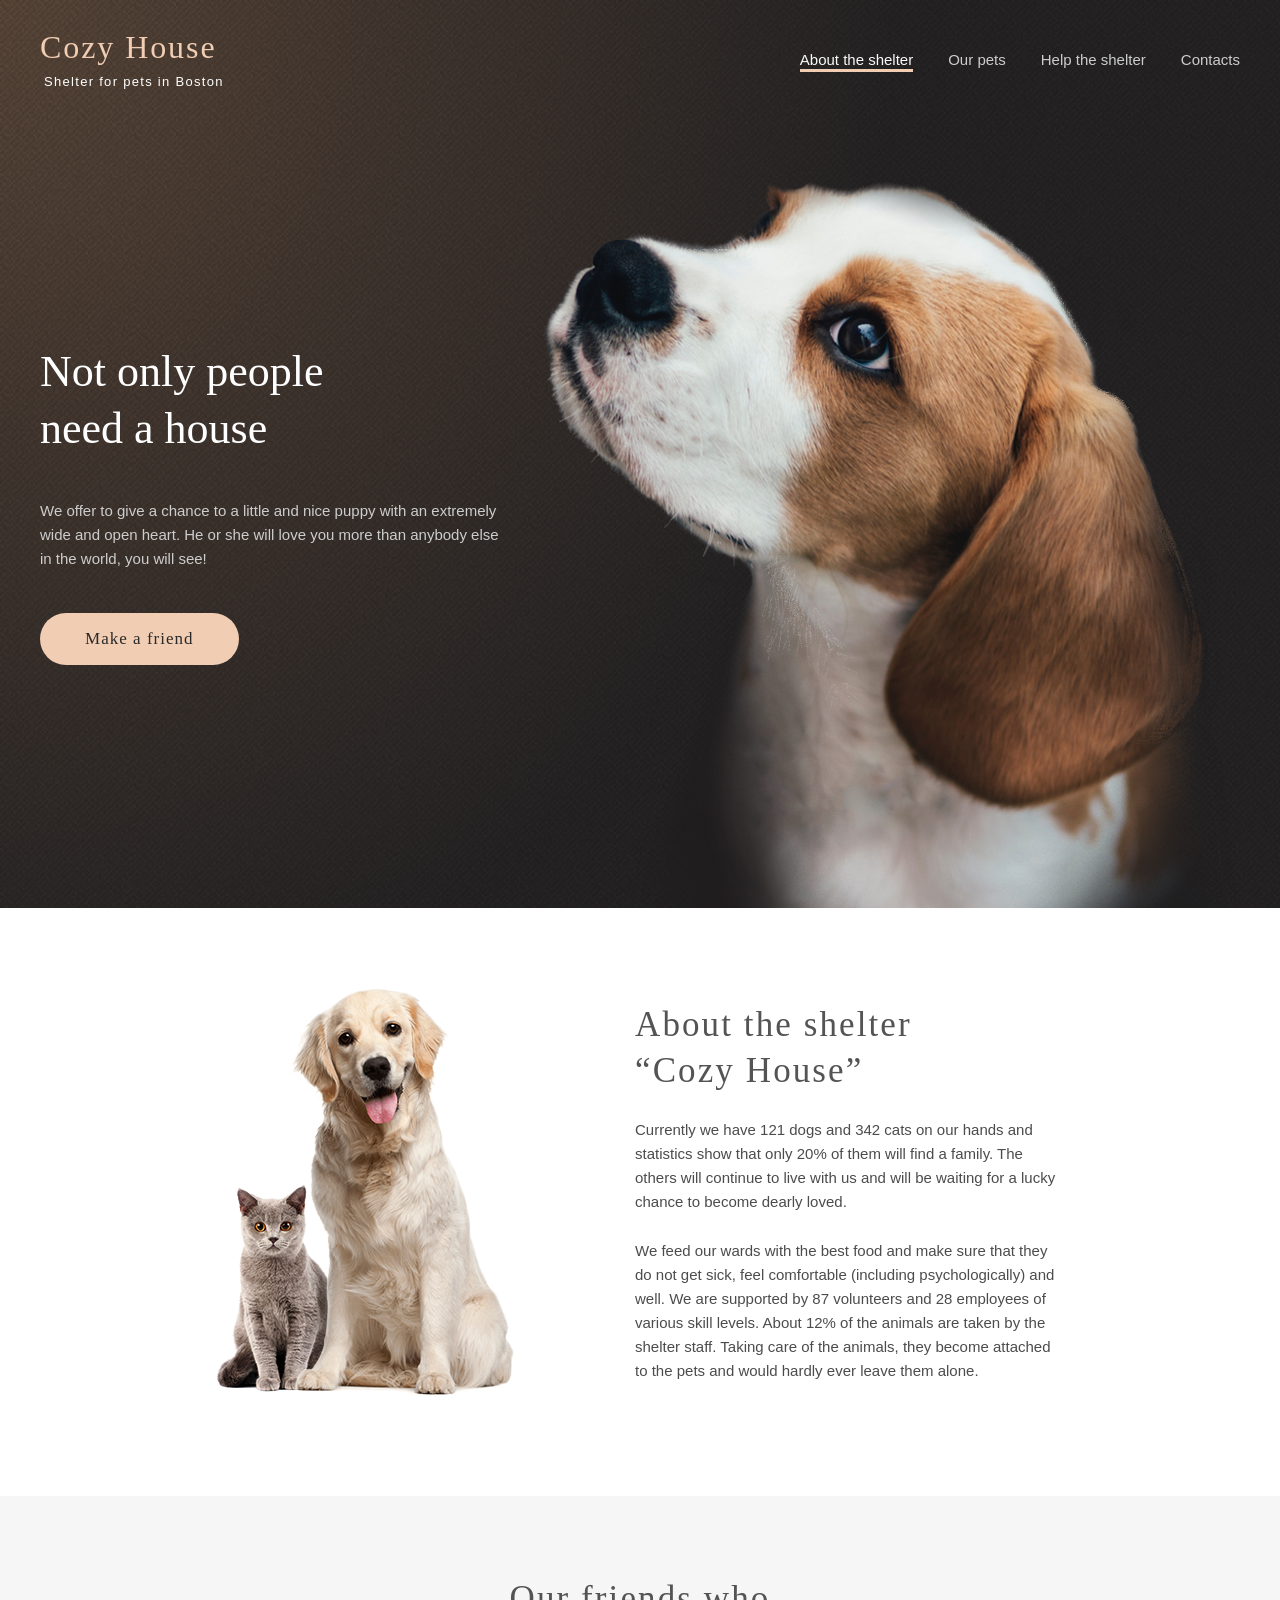
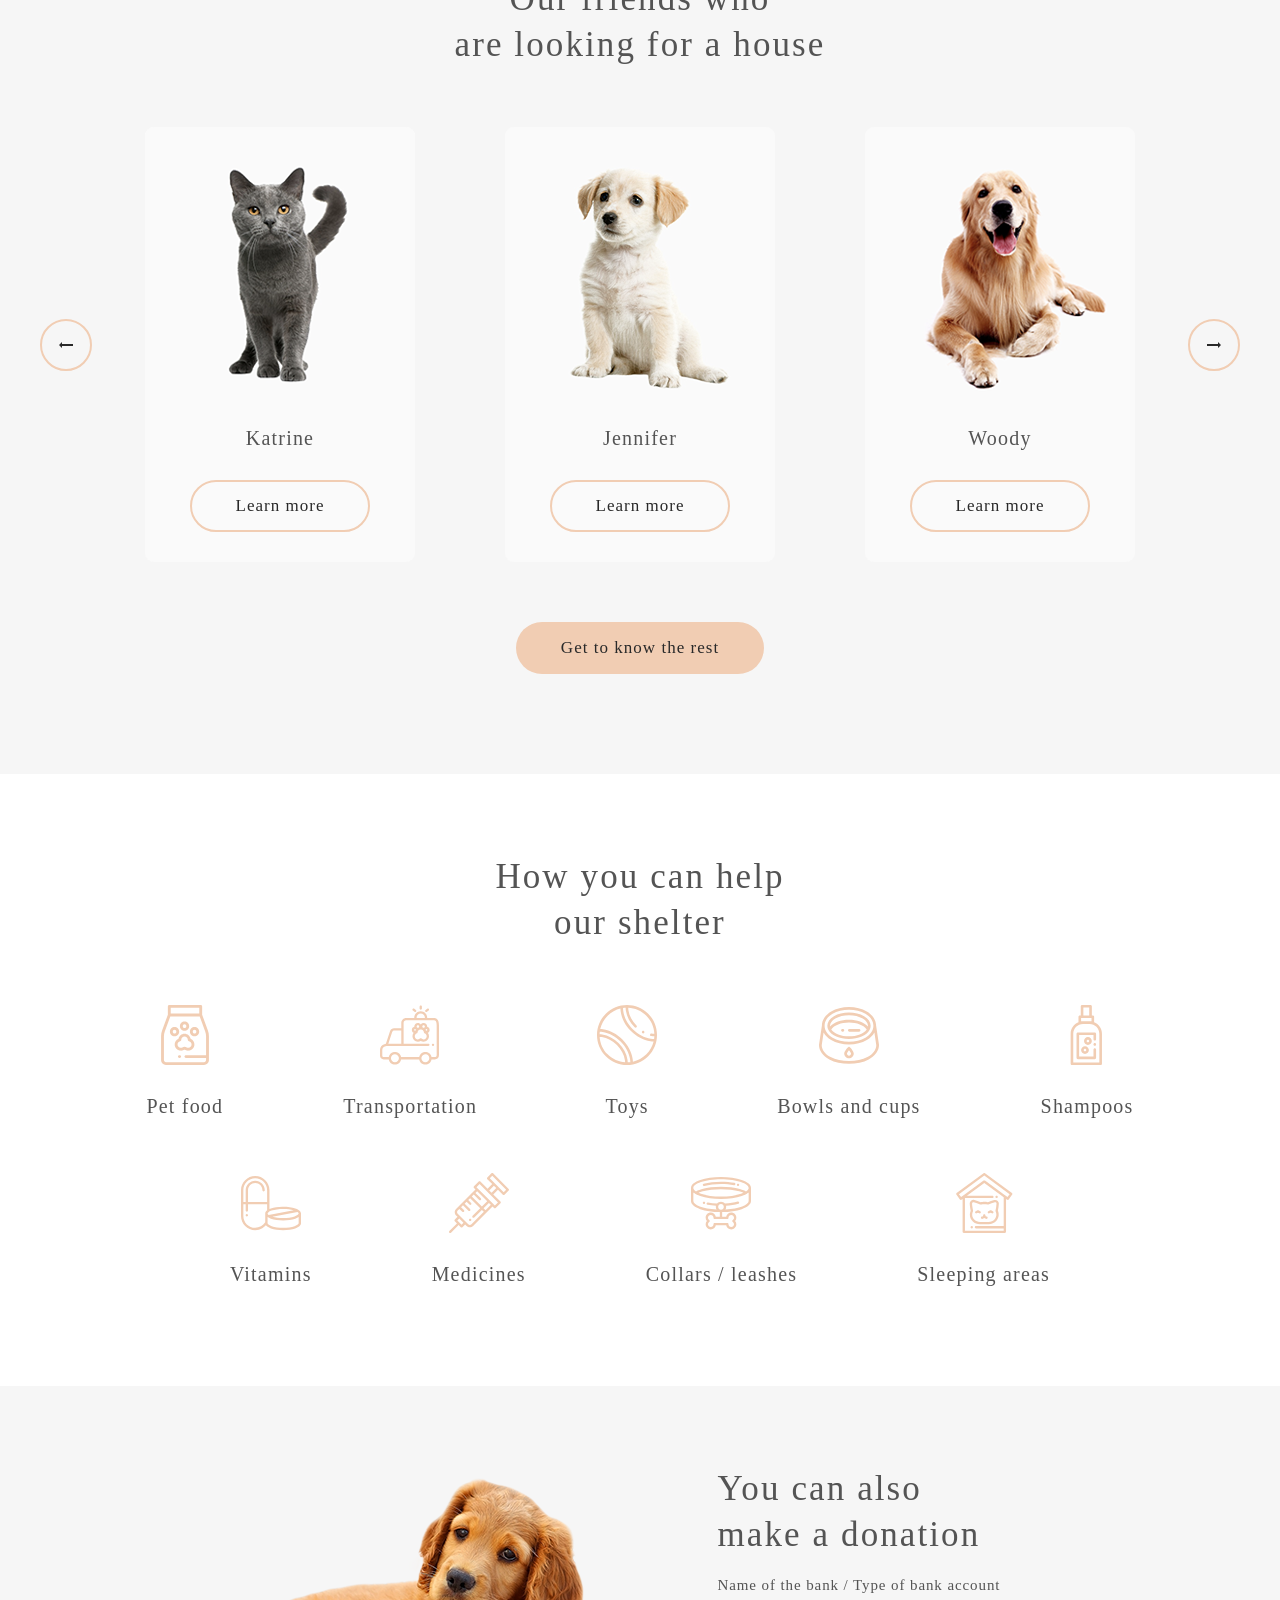
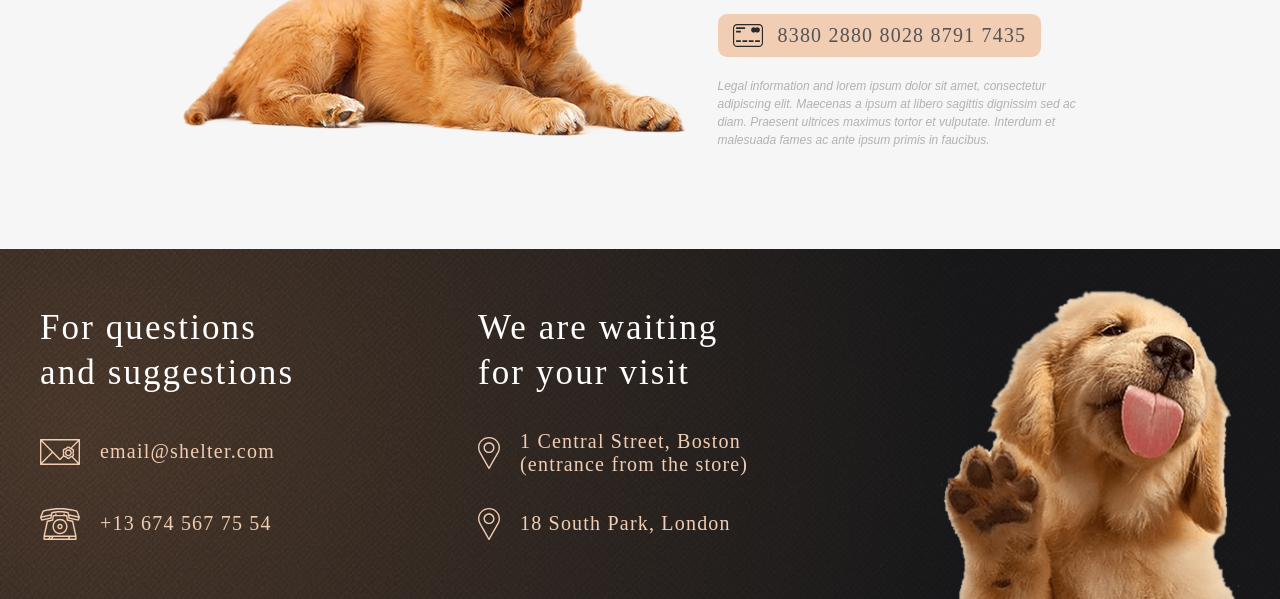
<file: pages/main/index.html>
<!DOCTYPE html>
<html lang="en">
<head>
  <meta charset="UTF-8">
  <meta name="viewport" content="width=device-width, initial-scale=1.0">
  <title>Cozy House — Shelter for pets in Boston</title>
  <link rel="icon" href="../../assets/icons/favicon.svg" type="image/svg+xml">
  <link rel="stylesheet" href="../../assets/styles/normalize.css">
  <link rel="stylesheet" href="style.css">
</head>
<body>
  <header class="header">
    <div class="container header__inner">
      <a class="logo" href="#">
        <span class="logo__title">Cozy House</span>
        <span class="logo__subtitle">Shelter for pets in Boston</span>
      </a>
      <nav class="nav" aria-label="Main navigation">
        <ul class="nav__list">
          <li class="nav__item">
            <span class="nav__link nav__link--active">About the shelter</span>
          </li>
          <li class="nav__item">
            <a class="nav__link" href="../pets/index.html">Our pets</a>
          </li>
          <li class="nav__item">
            <a class="nav__link" href="#help">Help the shelter</a>
          </li>
          <li class="nav__item">
            <a class="nav__link" href="#footer">Contacts</a>
          </li>
        </ul>
      </nav>
      <button class="burger" type="button" aria-label="Open menu">
        <svg width="30" height="22" viewBox="0 0 30 22" aria-hidden="true">
          <line x1="0" y1="1" x2="30" y2="1" stroke="currentColor" stroke-width="2"/>
          <line x1="0" y1="11" x2="30" y2="11" stroke="currentColor" stroke-width="2"/>
          <line x1="0" y1="21" x2="30" y2="21" stroke="currentColor" stroke-width="2"/>
        </svg>
      </button>
    </div>
  </header>

  <main>
    <section class="hero" aria-label="Not only people need a house">
      <div class="container hero__inner">
        <div class="hero__content">
          <h1 class="hero__title">Not only people<br>need a house</h1>
          <p class="hero__text">
            We offer to give a chance to a little and nice puppy with an extremely
            wide and open heart. He or she will love you more than anybody else
            in the world, you will see!
          </p>
          <a class="button button--primary" href="#friends">Make a friend</a>
        </div>
        <img
          class="hero__image"
          src="../../assets/images/start-screen-puppy.png"
          alt="A dog sitting and looking forward"
          width="698"
          height="728"
        >
      </div>
    </section>

    <section class="about" id="about" aria-labelledby="about-title">
      <div class="container about__inner">
        <img
          class="about__image"
          src="../../assets/images/about-pets.png"
          alt="A dog and a cat sitting together"
          width="300"
          height="408"
        >
        <div class="about__content">
          <h2 class="about__title" id="about-title">About the shelter<br>“Cozy House”</h2>
          <p class="about__text">
            Currently we have 121 dogs and 342 cats on our hands and statistics
            show that only 20% of them will find a family. The others will continue
            to live with us and will be waiting for a lucky chance to become dearly
            loved.
          </p>
          <p class="about__text">
            We feed our wards with the best food and make sure that they do not get
            sick, feel comfortable (including psychologically) and well. We are
            supported by 87 volunteers and 28 employees of various skill levels.
            About 12% of the animals are taken by the shelter staff. Taking care of
            the animals, they become attached to the pets and would hardly ever leave
            them alone.
          </p>
        </div>
      </div>
    </section>

    <section class="friends" id="friends" aria-labelledby="friends-title">
      <div class="container friends__inner">
        <h2 class="friends__title" id="friends-title">Our friends who<br>are looking for a house</h2>
        <div class="friends__slider">
          <button class="friends__arrow" type="button" aria-label="Previous pets">
            <svg width="14" height="6" viewBox="0 0 14 6" fill="none" xmlns="http://www.w3.org/2000/svg" aria-hidden="true">
              <path d="M14 2V4H3V6L0 3L3 0V2H14Z" fill="currentColor"/>
            </svg>
          </button>
          <ul class="friends__list">
            <li class="pet-card">
              <article class="pet-card__inner">
                <img class="pet-card__image" src="../../assets/images/pets-katrine.png" alt="Katrine the cat" width="270" height="270">
                <h3 class="pet-card__name">Katrine</h3>
                <button class="button button--secondary" type="button">Learn more</button>
              </article>
            </li>
            <li class="pet-card">
              <article class="pet-card__inner">
                <img class="pet-card__image" src="../../assets/images/pets-jennifer.png" alt="Jennifer the dog" width="270" height="270">
                <h3 class="pet-card__name">Jennifer</h3>
                <button class="button button--secondary" type="button">Learn more</button>
              </article>
            </li>
            <li class="pet-card">
              <article class="pet-card__inner">
                <img class="pet-card__image" src="../../assets/images/pets-woody.png" alt="Woody the dog" width="270" height="270">
                <h3 class="pet-card__name">Woody</h3>
                <button class="button button--secondary" type="button">Learn more</button>
              </article>
            </li>
          </ul>
          <button class="friends__arrow" type="button" aria-label="Next pets">
            <svg width="14" height="6" viewBox="0 0 14 6" fill="none" xmlns="http://www.w3.org/2000/svg" aria-hidden="true">
              <path d="M0 4V2H11V0L14 3L11 6V4H0Z" fill="currentColor"/>
            </svg>
          </button>
        </div>
        <a class="button button--primary friends__more" href="../pets/index.html">Get to know the rest</a>
      </div>
    </section>

    <section class="help" id="help" aria-labelledby="help-title">
      <div class="container help__inner">
        <h2 class="help__title" id="help-title">How&nbsp;you&nbsp;can&nbsp;help<br>our&nbsp;shelter</h2>
        <ul class="help__list">
          <li class="help__item">
            <img class="help__icon" src="../../assets/icons/icon-pet-food.svg" alt="" width="60" height="60">
            <span class="help__label">Pet food</span>
          </li>
          <li class="help__item">
            <img class="help__icon" src="../../assets/icons/icon-transportation.svg" alt="" width="60" height="60">
            <span class="help__label">Transportation</span>
          </li>
          <li class="help__item">
            <img class="help__icon" src="../../assets/icons/icon-toys.svg" alt="" width="60" height="60">
            <span class="help__label">Toys</span>
          </li>
          <li class="help__item">
            <img class="help__icon" src="../../assets/icons/icon-bowls-and-cups.svg" alt="" width="60" height="60">
            <span class="help__label">Bowls and cups</span>
          </li>
          <li class="help__item">
            <img class="help__icon" src="../../assets/icons/icon-shampoos.svg" alt="" width="60" height="60">
            <span class="help__label">Shampoos</span>
          </li>
          <li class="help__item">
            <img class="help__icon" src="../../assets/icons/icon-vitamins.svg" alt="" width="60" height="60">
            <span class="help__label">Vitamins</span>
          </li>
          <li class="help__item">
            <img class="help__icon" src="../../assets/icons/icon-medicines.svg" alt="" width="60" height="60">
            <span class="help__label">Medicines</span>
          </li>
          <li class="help__item">
            <img class="help__icon" src="../../assets/icons/icon-collars-leashes.svg" alt="" width="60" height="60">
            <span class="help__label">Collars / leashes</span>
          </li>
          <li class="help__item">
            <img class="help__icon" src="../../assets/icons/icon-sleeping-area.svg" alt="" width="60" height="60">
            <span class="help__label">Sleeping areas</span>
          </li>
        </ul>
      </div>
    </section>

    <section class="donation" id="donation" aria-labelledby="donation-title">
      <div class="container donation__inner">
        <img
          class="donation__image"
          src="../../assets/images/donation-dog.png"
          alt="A dog lying on a blanket"
          width="505"
          height="261"
        >
        <div class="donation__content">
          <h2 class="donation__title" id="donation-title">You can also<br>make a donation</h2>
          <p class="donation__bank">Name of the bank / Type of bank account</p>
          <a class="donation__card" href="#">
            <img src="../../assets/icons/icon-credit-card.svg" alt="" width="30" height="23">
            <span>8380 2880 8028 8791 7435</span>
          </a>
          <p class="donation__legal">
            Legal information and lorem ipsum dolor sit amet, consectetur adipiscing
            elit. Maecenas a ipsum at libero sagittis dignissim sed ac diam. Praesent
            ultrices maximus tortor et vulputate. Interdum et malesuada fames ac ante
            ipsum primis in faucibus.
          </p>
        </div>
      </div>
    </section>
  </main>

  <footer class="footer" id="footer">
    <div class="container footer__inner">
      <div class="footer__contacts">
        <h3 class="footer__title">
          <span class="footer__title-desktop">For questions<br>and&nbsp;suggestions</span>
          <span class="footer__title-mobile">For questions and<br>suggestions</span>
        </h3>
        <a class="footer__link" href="mailto:email@shelter.com">
          <img src="../../assets/icons/icon-email.svg" alt="" width="40" height="32">
          <span>email@shelter.com</span>
        </a>
        <a class="footer__link" href="tel:+136745677554">
          <img src="../../assets/icons/icon-phone.svg" alt="" width="40" height="32">
          <span>+13 674 567 75 54</span>
        </a>
      </div>
      <div class="footer__locations">
        <h3 class="footer__title">
          <span class="footer__title-desktop">We are waiting<br>for&nbsp;your&nbsp;visit</span>
          <span class="footer__title-mobile">We are waiting for<br>your visit</span>
        </h3>
        <a
          class="footer__link"
          href="https://www.google.com/maps/place/1+Central+St,+Boston,+MA"
          target="_blank"
          rel="noopener noreferrer"
        >
          <img src="../../assets/icons/icon-marker.svg" alt="" width="22" height="32">
          <span>1 Central Street, Boston<br>(entrance from the store)</span>
        </a>
        <a
          class="footer__link"
          href="https://www.google.com/maps/place/18+South+Park,+London"
          target="_blank"
          rel="noopener noreferrer"
        >
          <img src="../../assets/icons/icon-marker.svg" alt="" width="22" height="32">
          <span>18 South Park, London</span>
        </a>
      </div>
      <img
        class="footer__image"
        src="../../assets/images/footer-puppy.png"
        alt="A puppy sitting"
        width="300"
        height="310"
      >
    </div>
  </footer>
</body>
</html>
</file>
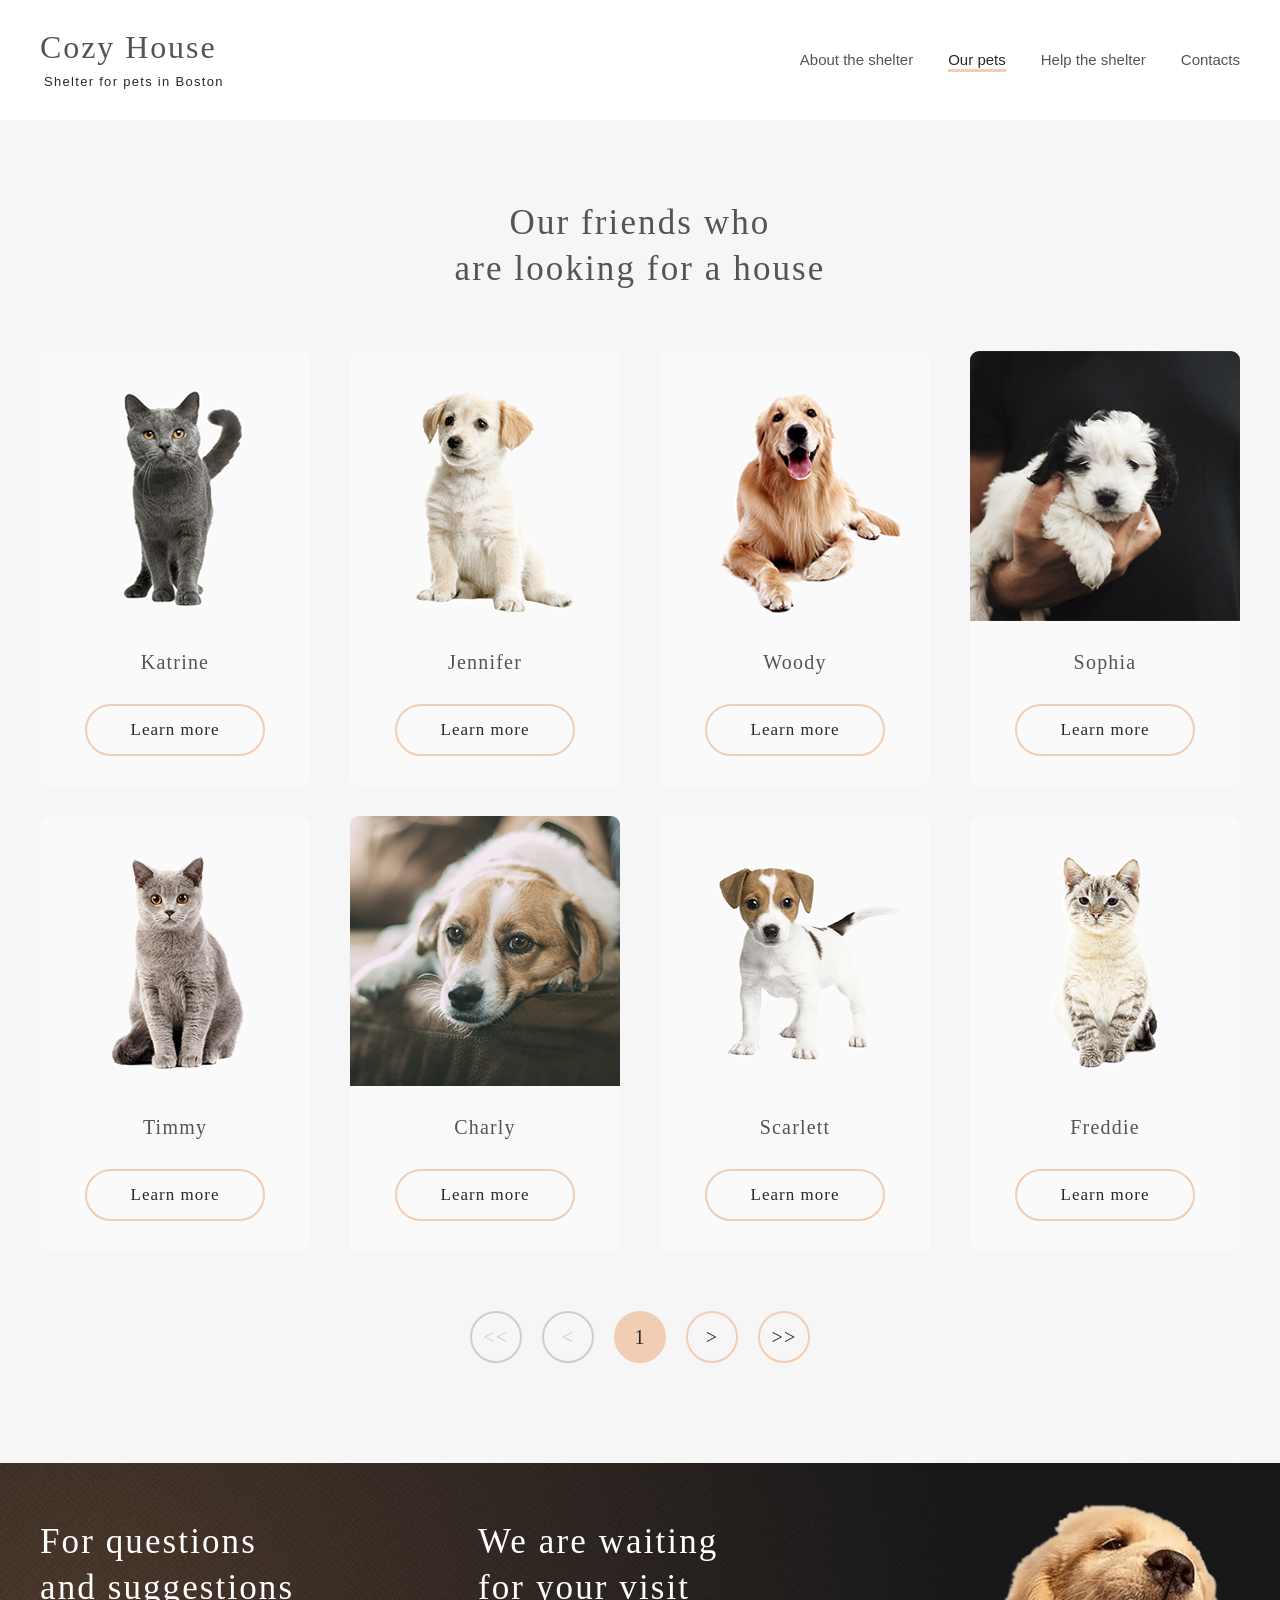
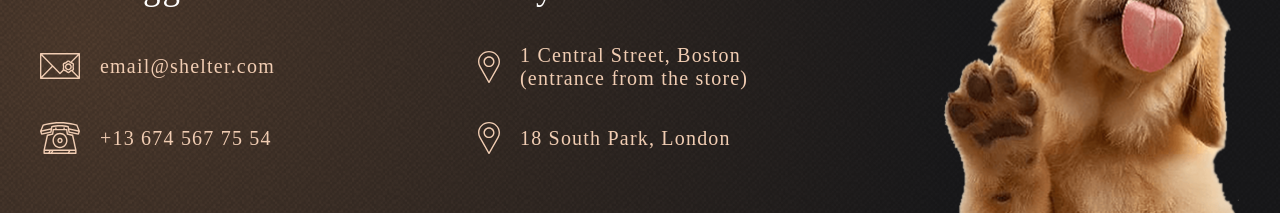
<file: pages/pets/index.html>
<!DOCTYPE html>
<html lang="en">
<head>
  <meta charset="UTF-8">
  <meta name="viewport" content="width=device-width, initial-scale=1.0">
  <title>Our pets — Cozy House</title>
  <link rel="icon" href="../../assets/icons/favicon.svg" type="image/svg+xml">
  <link rel="stylesheet" href="../../assets/styles/normalize.css">
  <link rel="stylesheet" href="style.css">
</head>
<body>
  <header class="header">
    <div class="container header__inner">
      <a class="logo" href="../main/index.html">
        <span class="logo__title">Cozy House</span>
        <span class="logo__subtitle">Shelter for pets in Boston</span>
      </a>
      <nav class="nav" aria-label="Main navigation">
        <ul class="nav__list">
          <li class="nav__item">
            <a class="nav__link" href="../main/index.html">About the shelter</a>
          </li>
          <li class="nav__item">
            <span class="nav__link nav__link--active">Our pets</span>
          </li>
          <li class="nav__item">
            <a class="nav__link" href="../main/index.html#help">Help the shelter</a>
          </li>
          <li class="nav__item">
            <a class="nav__link" href="#footer">Contacts</a>
          </li>
        </ul>
      </nav>
      <button class="burger" type="button" aria-label="Open menu">
        <svg width="30" height="22" viewBox="0 0 30 22" aria-hidden="true">
          <line x1="0" y1="1" x2="30" y2="1" stroke="currentColor" stroke-width="2"/>
          <line x1="0" y1="11" x2="30" y2="11" stroke="currentColor" stroke-width="2"/>
          <line x1="0" y1="21" x2="30" y2="21" stroke="currentColor" stroke-width="2"/>
        </svg>
      </button>
    </div>
  </header>

  <main>
    <section class="friends" id="friends" aria-labelledby="friends-title">
      <div class="container friends__inner">
        <h1 class="friends__title" id="friends-title">Our friends who<br>are looking for a house</h1>
        <ul class="friends__list">
          <li class="pet-card">
            <article class="pet-card__inner">
              <img class="pet-card__image" src="../../assets/images/pets-katrine.png" alt="Katrine the cat" width="270" height="270">
              <h2 class="pet-card__name">Katrine</h2>
              <button class="button button--secondary" type="button">Learn more</button>
            </article>
          </li>
          <li class="pet-card">
            <article class="pet-card__inner">
              <img class="pet-card__image" src="../../assets/images/pets-jennifer.png" alt="Jennifer the dog" width="270" height="270">
              <h2 class="pet-card__name">Jennifer</h2>
              <button class="button button--secondary" type="button">Learn more</button>
            </article>
          </li>
          <li class="pet-card">
            <article class="pet-card__inner">
              <img class="pet-card__image" src="../../assets/images/pets-woody.png" alt="Woody the dog" width="270" height="270">
              <h2 class="pet-card__name">Woody</h2>
              <button class="button button--secondary" type="button">Learn more</button>
            </article>
          </li>
          <li class="pet-card">
            <article class="pet-card__inner">
              <img class="pet-card__image" src="../../assets/images/pets-sophia.png" alt="Sophia the dog" width="270" height="270">
              <h2 class="pet-card__name">Sophia</h2>
              <button class="button button--secondary" type="button">Learn more</button>
            </article>
          </li>
          <li class="pet-card">
            <article class="pet-card__inner">
              <img class="pet-card__image" src="../../assets/images/pets-timmy.png" alt="Timmy the cat" width="270" height="270">
              <h2 class="pet-card__name">Timmy</h2>
              <button class="button button--secondary" type="button">Learn more</button>
            </article>
          </li>
          <li class="pet-card">
            <article class="pet-card__inner">
              <img class="pet-card__image" src="../../assets/images/pets-charly.png" alt="Charly the dog" width="270" height="270">
              <h2 class="pet-card__name">Charly</h2>
              <button class="button button--secondary" type="button">Learn more</button>
            </article>
          </li>
          <li class="pet-card">
            <article class="pet-card__inner">
              <img class="pet-card__image" src="../../assets/images/pets-scarlet.png" alt="Scarlett the dog" width="270" height="270">
              <h2 class="pet-card__name">Scarlett</h2>
              <button class="button button--secondary" type="button">Learn more</button>
            </article>
          </li>
          <li class="pet-card">
            <article class="pet-card__inner">
              <img class="pet-card__image" src="../../assets/images/pets-freddie.png" alt="Freddie the cat" width="270" height="270">
              <h2 class="pet-card__name">Freddie</h2>
              <button class="button button--secondary" type="button">Learn more</button>
            </article>
          </li>
        </ul>
        <nav class="pagination" aria-label="Pets pagination">
          <button class="pagination__btn pagination__btn--inactive" type="button" disabled aria-label="First page">&lt;&lt;</button>
          <button class="pagination__btn pagination__btn--inactive" type="button" disabled aria-label="Previous page">&lt;</button>
          <button class="pagination__btn pagination__btn--active" type="button" aria-current="page" aria-label="Page 1">1</button>
          <button class="pagination__btn" type="button" aria-label="Next page">&gt;</button>
          <button class="pagination__btn" type="button" aria-label="Last page">&gt;&gt;</button>
        </nav>
      </div>
    </section>
  </main>

  <footer class="footer" id="footer">
    <div class="container footer__inner">
      <div class="footer__contacts">
        <h3 class="footer__title">
          <span class="footer__title-desktop">For questions<br>and&nbsp;suggestions</span>
          <span class="footer__title-mobile">For questions and<br>suggestions</span>
        </h3>
        <a class="footer__link" href="mailto:email@shelter.com">
          <img src="../../assets/icons/icon-email.svg" alt="" width="40" height="32">
          <span>email@shelter.com</span>
        </a>
        <a class="footer__link" href="tel:+136745677554">
          <img src="../../assets/icons/icon-phone.svg" alt="" width="40" height="32">
          <span>+13 674 567 75 54</span>
        </a>
      </div>
      <div class="footer__locations">
        <h3 class="footer__title">
          <span class="footer__title-desktop">We are waiting<br>for&nbsp;your&nbsp;visit</span>
          <span class="footer__title-mobile">We are waiting for<br>your visit</span>
        </h3>
        <a
          class="footer__link"
          href="https://www.google.com/maps/place/1+Central+St,+Boston,+MA"
          target="_blank"
          rel="noopener noreferrer"
        >
          <img src="../../assets/icons/icon-marker.svg" alt="" width="22" height="32">
          <span>1 Central Street, Boston<br>(entrance from the store)</span>
        </a>
        <a
          class="footer__link"
          href="https://www.google.com/maps/place/18+South+Park,+London"
          target="_blank"
          rel="noopener noreferrer"
        >
          <img src="../../assets/icons/icon-marker.svg" alt="" width="22" height="32">
          <span>18 South Park, London</span>
        </a>
      </div>
      <img
        class="footer__image"
        src="../../assets/images/footer-puppy.png"
        alt="A puppy sitting"
        width="300"
        height="310"
      >
    </div>
  </footer>
</body>
</html>
</file>
<file: pages/main/style.css>
:root {
  --color-primary: #f1cdb3;
  --color-primary-light: #fddcc4;
  --color-light-xl: #ffffff;
  --color-light-l: #f6f6f6;
  --color-light-s: #fafafa;
  --color-dark-s: #cdcdcd;
  --color-dark-m: #b2b2b2;
  --color-dark-l: #545454;
  --color-dark-xl: #4c4c4c;
  --color-dark-3xl: #292929;
  --font-heading: Georgia, "Times New Roman", serif;
  --font-body: Arial, Helvetica, sans-serif;
  --transition: 0.3s ease;
  --content-width: 1280px;
}

*,
*::before,
*::after {
  box-sizing: border-box;
}

html {
  scroll-behavior: smooth;
  overflow-x: hidden;
}

body {
  min-width: 320px;
  font-family: var(--font-body);
  font-size: 15px;
  line-height: 1.6;
  color: var(--color-dark-xl);
  background-color: var(--color-light-xl);
  overflow-x: hidden;
}

h1,
h2,
h3,
h4,
h5,
h6,
p,
ul {
  margin: 0;
  padding: 0;
}

ul {
  list-style: none;
}

a {
  text-decoration: none;
  color: inherit;
  transition: color var(--transition), background-color var(--transition), border-color var(--transition);
}

button {
  border: none;
  background: none;
  padding: 0;
  cursor: pointer;
  font-family: inherit;
  transition: color var(--transition), background-color var(--transition), border-color var(--transition);
}

img {
  display: block;
  max-width: 100%;
  height: auto;
}

.container {
  max-width: var(--content-width);
  width: 100%;
  margin: 0 auto;
  padding: 0 40px;
}

.button {
  display: inline-flex;
  align-items: center;
  justify-content: center;
  min-height: 52px;
  padding: 15px 45px;
  border-radius: 100px;
  font-family: var(--font-heading);
  font-size: 17px;
  line-height: 1.3;
  letter-spacing: 0.06em;
  color: var(--color-dark-3xl);
  white-space: nowrap;
  transition: color var(--transition), background-color var(--transition), border-color var(--transition);
}

.button--primary {
  background-color: var(--color-primary);
}

.button--primary:hover,
.button--primary:focus-visible {
  background-color: var(--color-primary-light);
}

.button--primary:active {
  background-color: var(--color-primary);
}

.button--secondary {
  border: 2px solid var(--color-primary);
  background-color: transparent;
  padding: 13px 43px;
}

.button--secondary:hover,
.button--secondary:focus-visible {
  background-color: var(--color-primary-light);
  border-color: var(--color-primary-light);
}

.button--secondary:active {
  background-color: var(--color-primary);
  border-color: var(--color-primary);
}

.header {
  position: absolute;
  top: 0;
  left: 0;
  right: 0;
  z-index: 10;
}

.header__inner {
  display: flex;
  align-items: center;
  justify-content: space-between;
  height: 60px;
  margin-top: 30px;
  max-width: 100%;
}

.logo {
  flex-shrink: 0;
  display: flex;
  flex-direction: column;
  gap: 10px;
  cursor: default;
}

.nav {
  flex-shrink: 1;
  min-width: 0;
}

.logo__title {
  font-family: var(--font-heading);
  font-size: 32px;
  line-height: 1.1;
  letter-spacing: 0.06em;
  color: var(--color-primary);
}

.logo__subtitle {
  margin-left: 4px;
  font-size: 13px;
  line-height: 1.15;
  letter-spacing: 0.1em;
  color: var(--color-light-xl);
}

.nav__list {
  display: flex;
  align-items: center;
  gap: 35px;
}

.nav__link {
  position: relative;
  display: inline-block;
  font-size: 15px;
  line-height: 1.6;
  color: var(--color-dark-s);
  transition: color var(--transition);
}

.nav__link:hover,
.nav__link:focus-visible {
  color: var(--color-light-s);
}

.nav__link:active {
  color: var(--color-light-xl);
}

.nav__link--active {
  color: var(--color-light-s);
  cursor: default;
  pointer-events: none;
}

.nav__link--active::after {
  content: "";
  position: absolute;
  left: 0;
  right: 0;
  bottom: 0;
  height: 3px;
  background-color: var(--color-primary);
}

.burger {
  display: none;
  align-items: center;
  justify-content: center;
  width: 30px;
  height: 30px;
  flex-shrink: 0;
  color: var(--color-primary);
}

.hero {
  background-color: #211f20;
  background-image:
    url("../../assets/images/noise.png"),
    radial-gradient(ellipse 70% 115% at 0% 0%, #5b483a 0%, #262425 100%);
  background-repeat: repeat, no-repeat;
  background-position: 0 0, 0 0;
  background-size: auto, 100% 100%;
}

.hero__inner {
  display: flex;
  justify-content: space-between;
  align-items: flex-end;
  height: 908px;
  padding-top: 180px;
}

.hero__content {
  width: 460px;
  margin-top: 163px;
  margin-bottom: auto;
  align-self: flex-start;
}

.hero__title {
  margin: 0 0 42px;
  font-family: var(--font-heading);
  font-size: 44px;
  font-weight: 400;
  line-height: 1.3;
  letter-spacing: 0;
  color: var(--color-light-xl);
}

.hero__text {
  margin-bottom: 42px;
  color: var(--color-dark-s);
}

.hero__image {
  flex-shrink: 0;
  width: 698px;
  height: 728px;
  object-fit: cover;
  object-position: center top;
}

.about {
  background-color: var(--color-light-xl);
}

.about__inner {
  display: flex;
  align-items: flex-start;
  padding-top: 80px;
  padding-bottom: 100px;
}

.about__image {
  width: 300px;
  height: 408px;
  margin-left: 175px;
  margin-right: 120px;
  object-fit: cover;
  flex-shrink: 0;
}

.about__content {
  width: 430px;
  padding-top: 14px;
}

.about__title {
  margin-bottom: 25px;
  font-family: var(--font-heading);
  font-size: 35px;
  font-weight: 400;
  line-height: 1.3;
  letter-spacing: 0.06em;
  color: var(--color-dark-l);
}

.about__text {
  margin-bottom: 25px;
  color: var(--color-dark-xl);
}

.about__text:last-child {
  margin-bottom: 0;
}

.friends {
  background-color: var(--color-light-l);
}

.friends__inner {
  display: flex;
  flex-direction: column;
  align-items: center;
  padding-top: 80px;
  padding-bottom: 100px;
}

.friends__title {
  margin-bottom: 60px;
  font-family: var(--font-heading);
  font-size: 35px;
  font-weight: 400;
  line-height: 1.3;
  letter-spacing: 0.06em;
  text-align: center;
  color: var(--color-dark-l);
}

.friends__slider {
  display: flex;
  align-items: center;
  justify-content: space-between;
  width: 100%;
  margin-bottom: 60px;
}

.friends__arrow {
  display: inline-flex;
  align-items: center;
  justify-content: center;
  flex-shrink: 0;
  width: 52px;
  height: 52px;
  border: 2px solid var(--color-primary);
  border-radius: 100px;
  color: var(--color-dark-3xl);
  background-color: transparent;
  transition: background-color var(--transition), border-color var(--transition);
}

.friends__arrow:hover,
.friends__arrow:focus-visible {
  background-color: var(--color-primary-light);
  border-color: var(--color-primary-light);
}

.friends__arrow:active {
  background-color: var(--color-primary);
  border-color: var(--color-primary);
}

.friends__list {
  display: flex;
  gap: 90px;
}

.pet-card {
  width: 270px;
}

.pet-card__inner {
  display: flex;
  flex-direction: column;
  align-items: center;
  width: 270px;
  height: 435px;
  border-radius: 9px;
  background-color: var(--color-light-s);
  cursor: pointer;
  transition: background-color var(--transition), box-shadow var(--transition);
}

.pet-card__inner:hover,
.pet-card__inner:focus-within {
  background-color: var(--color-light-xl);
  box-shadow: 0 2px 15px rgba(41, 41, 41, 0.08);
}

.pet-card__inner:hover .button--secondary,
.pet-card__inner:focus-within .button--secondary {
  background-color: var(--color-primary-light);
  border-color: var(--color-primary-light);
}

.pet-card__image {
  width: 270px;
  height: 270px;
  border-radius: 9px 9px 0 0;
  object-fit: cover;
  margin-bottom: 30px;
}

.pet-card__name {
  margin-bottom: 30px;
  font-family: var(--font-heading);
  font-size: 20px;
  font-weight: 400;
  line-height: 1.15;
  letter-spacing: 0.06em;
  text-align: center;
  color: var(--color-dark-l);
}

.friends__more {
  align-self: center;
}

.help {
  background-color: var(--color-light-xl);
}

.help__inner {
  display: flex;
  flex-direction: column;
  align-items: center;
  padding-top: 80px;
  padding-bottom: 100px;
}

.help__title {
  margin-bottom: 60px;
  font-family: var(--font-heading);
  font-size: 35px;
  font-weight: 400;
  line-height: 1.3;
  letter-spacing: 0.06em;
  text-align: center;
  color: var(--color-dark-l);
}

.help__list {
  display: flex;
  flex-wrap: wrap;
  justify-content: center;
  column-gap: 120px;
  row-gap: 55px;
  width: 100%;
  max-width: 1030px;
}

.help__item {
  display: flex;
  flex-direction: column;
  align-items: center;
  gap: 30px;
}

.help__icon {
  width: 60px;
  height: 60px;
}

.help__label {
  font-family: var(--font-heading);
  font-size: 20px;
  line-height: 1.15;
  letter-spacing: 0.06em;
  text-align: center;
  color: var(--color-dark-l);
  white-space: nowrap;
}

.donation {
  background-color: var(--color-light-l);
}

.donation__inner {
  display: flex;
  align-items: center;
  justify-content: center;
  gap: 30px;
  padding-top: 80px;
  padding-bottom: 100px;
}

.donation__image {
  width: 505px;
  height: 261px;
  object-fit: contain;
  flex-shrink: 0;
}

.donation__content {
  width: 380px;
}

.donation__title {
  margin-bottom: 20px;
  font-family: var(--font-heading);
  font-size: 35px;
  font-weight: 400;
  line-height: 1.3;
  letter-spacing: 0.06em;
  color: var(--color-dark-l);
}

.donation__bank {
  margin-bottom: 20px;
  font-family: var(--font-heading);
  font-size: 15px;
  font-weight: 400;
  line-height: 1.1;
  letter-spacing: 0.06em;
  color: var(--color-dark-l);
}

.donation__card {
  display: inline-flex;
  align-items: center;
  gap: 15px;
  margin-bottom: 20px;
  padding: 10px 15px;
  border-radius: 9px;
  background-color: var(--color-primary);
  font-family: var(--font-heading);
  font-size: 20px;
  line-height: 1.15;
  letter-spacing: 0.06em;
  color: var(--color-dark-l);
  transition: background-color var(--transition);
}

.donation__card:hover,
.donation__card:focus-visible {
  background-color: var(--color-primary-light);
}

.donation__card:active {
  background-color: var(--color-primary);
}

.donation__legal {
  font-size: 12px;
  line-height: 1.5;
  font-style: italic;
  color: var(--color-dark-m);
}

.footer {
  background-color: #211f20;
  background-image:
    url("../../assets/images/noise.png"),
    radial-gradient(ellipse 70% 250% at 6% 50%, #513d2f 0%, #1a1a1c 100%);
  background-repeat: repeat, no-repeat;
  background-position: 0 0, 0 0;
  background-size: auto, 100% 100%;
}

.footer__inner {
  display: flex;
  justify-content: space-between;
  align-items: flex-start;
  height: 350px;
  padding-top: 40px;
  padding-bottom: 0;
  box-sizing: border-box;
}

.footer__contacts,
.footer__locations {
  display: flex;
  flex-direction: column;
  margin-top: 16px;
}

.footer__contacts {
  width: 278px;
}

.footer__locations {
  width: 302px;
}

.footer__title {
  margin-bottom: 40px;
  max-width: 282px;
  font-family: var(--font-heading);
  font-size: 35px;
  font-weight: 400;
  line-height: 1.3;
  letter-spacing: 0.06em;
  color: var(--color-light-xl);
}

.footer__title-mobile {
  display: none;
}

.footer__locations .footer__title {
  max-width: 282px;
  margin-bottom: 34px;
}

.footer__link {
  display: flex;
  align-items: center;
  gap: 20px;
  margin-bottom: 40px;
  font-family: var(--font-heading);
  font-size: 20px;
  line-height: 1.15;
  letter-spacing: 0.06em;
  color: var(--color-primary);
  transition: color var(--transition);
}

.footer__locations .footer__link {
  margin-bottom: 32px;
}

.footer__link:last-child {
  margin-bottom: 0;
}

.footer__link:hover,
.footer__link:focus-visible {
  color: var(--color-primary-light);
}

.footer__link:active {
  color: var(--color-primary);
}

.footer__link img {
  flex-shrink: 0;
  display: block;
}

.footer__link span {
  min-width: 0;
}

.footer__image {
  width: 300px;
  height: 310px;
  object-fit: cover;
  object-position: center top;
  align-self: flex-start;
}

@media screen and (max-width: 1279px) {
  .container {
    padding: 0 30px;
  }

  .header__inner {
    margin-top: 30px;
  }

  .hero__inner {
    flex-direction: column;
    align-items: center;
    height: auto;
    padding-top: 150px;
    padding-bottom: 0;
  }

  .hero__content {
    width: 100%;
    max-width: 460px;
    margin: 0 0 100px;
    align-self: center;
    text-align: left;
  }

  .hero__content .button {
    display: flex;
    width: fit-content;
    margin-left: auto;
    margin-right: auto;
  }

  .hero__image {
    width: 569px;
    max-width: 100%;
    height: auto;
    aspect-ratio: 569 / 593;
    align-self: flex-end;
    margin-left: auto;
  }

  .about__inner {
    flex-direction: column;
    align-items: center;
    padding-top: 80px;
    padding-bottom: 100px;
  }

  .about__image {
    order: 2;
    width: 300px;
    height: auto;
    aspect-ratio: 300 / 408;
    margin: 80px 0 0;
  }

  .about__content {
    order: 1;
    width: 100%;
    max-width: 430px;
    padding-top: 0;
    text-align: left;
  }

  .friends__inner {
    padding-top: 80px;
    padding-bottom: 100px;
  }

  .friends__title {
    margin-bottom: 60px;
  }

  .friends__slider {
    gap: 12px;
  }

  .friends__list {
    gap: 40px;
    justify-content: center;
    width: 100%;
    max-width: 580px;
  }

  .friends__list .pet-card:nth-child(3) {
    display: none;
  }

  .help__inner {
    padding-top: 80px;
    padding-bottom: 100px;
  }

  .help__list {
    width: 100%;
    max-width: 630px;
    column-gap: 60px;
    row-gap: 55px;
  }

  .help__item {
    width: 170px;
  }

  .donation__inner {
    flex-direction: column;
    align-items: center;
    gap: 0;
    padding-top: 80px;
    padding-bottom: 100px;
  }

  .donation__content {
    width: 100%;
    max-width: 380px;
    text-align: left;
    order: 1;
  }

  .donation__image {
    order: 2;
    width: 505px;
    max-width: 100%;
    height: auto;
    margin-top: 60px;
  }

  .donation__card {
    margin-left: 0;
    margin-right: 0;
  }

  .footer__inner {
    display: grid;
    grid-template-columns: 278px 302px;
    justify-content: space-between;
    height: auto;
    padding: 30px 64px 0;
    gap: 0;
  }

  .footer__contacts,
  .footer__locations {
    margin-top: 0;
    width: auto;
    max-width: none;
  }

  .footer__image {
    grid-column: 1 / -1;
    justify-self: center;
    margin-top: 65px;
    width: 300px;
    height: 310px;
    aspect-ratio: 300 / 310;
    align-self: end;
  }
}

@media screen and (max-width: 767px) {
  .container {
    padding: 0 10px;
  }

  .nav {
    display: none;
  }

  .burger {
    display: flex;
  }

  .header__inner {
    height: auto;
    min-height: 60px;
  }

  .header .container {
    padding: 0 20px;
  }

  .hero__inner {
    padding-top: 150px;
  }

  .hero__title {
    font-size: 25px;
    letter-spacing: 0.06em;
  }

  .hero__content {
    max-width: 300px;
    margin-bottom: 105px;
    text-align: center;
  }

  .hero__content .button {
    margin-left: auto;
    margin-right: auto;
  }

  .hero__image {
    width: 260px;
    aspect-ratio: 260 / 272;
    align-self: flex-end;
    margin-left: auto;
  }

  .about__inner {
    padding-top: 42px;
    padding-bottom: 42px;
  }

  .about__image {
    width: 260px;
    margin: 42px 0 0;
    aspect-ratio: 260 / 354;
  }

  .about__content {
    max-width: 300px;
    text-align: center;
  }

  .about__title {
    font-size: 25px;
    margin-bottom: 25px;
  }

  .about__text {
    padding: 0 15px;
    margin-bottom: 22px;
    text-align: justify;
  }

  .friends__inner {
    padding-top: 42px;
    padding-bottom: 42px;
  }

  .friends__title {
    font-size: 25px;
    margin-bottom: 42px;
  }

  .friends__slider {
    display: flex;
    flex-wrap: wrap;
    justify-content: center;
    align-items: center;
    width: 100%;
    max-width: 270px;
    margin-bottom: 42px;
    column-gap: 80px;
    row-gap: 0;
  }

  .friends__list {
    order: 1;
    flex: 0 0 100%;
    max-width: 270px;
    gap: 0;
    margin-bottom: 20px;
  }

  .friends__arrow {
    order: 2;
  }

  .friends__list .pet-card:nth-child(2),
  .friends__list .pet-card:nth-child(3) {
    display: none;
  }

  .help__inner {
    padding-top: 42px;
    padding-bottom: 42px;
  }

  .help__title {
    max-width: 250px;
    font-size: 25px;
    margin-bottom: 42px;
  }

  .help__list {
    display: grid;
    grid-template-columns: repeat(2, 130px);
    width: 290px;
    max-width: 290px;
    column-gap: 30px;
    row-gap: 30px;
    justify-content: center;
  }

  .help__item {
    width: 130px;
    gap: 20px;
  }

  .help__icon {
    width: 50px;
    height: 50px;
  }

  .help__label {
    width: 100%;
    font-size: 15px;
    white-space: normal;
  }

  .donation__inner {
    padding-top: 42px;
    padding-bottom: 42px;
  }

  .donation__title {
    font-size: 25px;
    text-align: center;
  }

  .donation__content {
    display: flex;
    flex-direction: column;
    align-items: center;
    max-width: 300px;
    text-align: left;
  }

  .donation__bank {
    align-self: stretch;
    margin-left: 13px;
    margin-right: 13px;
    line-height: 1.6;
    letter-spacing: 0;
  }

  .donation__legal {
    max-width: 280px;
    text-align: justify;
  }

  .donation__image {
    width: 260px;
    margin-top: 42px;
  }

  .donation__card {
    margin-left: 0;
    margin-right: 0;
    width: 100%;
    max-width: 281px;
    box-sizing: border-box;
    justify-content: flex-start;
    font-size: 15px;
  }

  .footer__inner {
    display: flex;
    flex-direction: column;
    align-items: center;
    height: auto;
    text-align: left;
    padding: 30px 0 0;
  }

  .footer__contacts,
  .footer__locations {
    width: 100%;
    max-width: 300px;
    margin-top: 0;
  }

  .footer__contacts {
    align-items: center;
    margin-bottom: 40px;
    max-width: 278px;
  }

  .footer__locations {
    align-items: stretch;
  }

  .footer__title {
    max-width: 270px;
    font-size: 25px;
    margin-bottom: 40px;
    white-space: normal;
    text-align: center;
  }

  .footer__title-desktop {
    display: none;
  }

  .footer__title-mobile {
    display: inline;
  }

  .footer__contacts .footer__title {
    max-width: 278px;
  }

  .footer__locations .footer__title {
    max-width: 270px;
    margin-bottom: 40px;
    align-self: center;
  }

  .footer__contacts .footer__link {
    justify-content: center;
    align-items: center;
    margin-bottom: 40px;
    text-align: left;
  }

  .footer__locations .footer__link {
    justify-content: flex-start;
    align-items: center;
    margin-bottom: 40px;
    text-align: left;
  }

  .footer__contacts .footer__link:last-child,
  .footer__locations .footer__link:last-child {
    margin-bottom: 0;
  }

  .footer__image {
    width: 260px;
    height: 269px;
    margin-top: 40px;
    aspect-ratio: 260 / 269;
    object-fit: cover;
    object-position: center top;
    align-self: center;
  }
}
</file>
<file: pages/pets/style.css>
:root {
  --color-primary: #f1cdb3;
  --color-primary-light: #fddcc4;
  --color-light-xl: #ffffff;
  --color-light-l: #f6f6f6;
  --color-light-s: #fafafa;
  --color-dark-s: #cdcdcd;
  --color-dark-l: #545454;
  --color-dark-3xl: #292929;
  --font-heading: Georgia, "Times New Roman", serif;
  --font-body: Arial, Helvetica, sans-serif;
  --transition: 0.3s ease;
  --content-width: 1280px;
}

*,
*::before,
*::after {
  box-sizing: border-box;
}

html {
  scroll-behavior: smooth;
  overflow-x: hidden;
}

body {
  min-width: 320px;
  font-family: var(--font-body);
  font-size: 15px;
  line-height: 1.6;
  color: var(--color-dark-l);
  background-color: var(--color-light-xl);
  overflow-x: hidden;
}

h1,
h2,
h3,
h4,
h5,
h6,
p,
ul {
  margin: 0;
  padding: 0;
}

ul {
  list-style: none;
}

a {
  text-decoration: none;
  color: inherit;
  transition: color var(--transition), background-color var(--transition), border-color var(--transition);
}

button {
  border: none;
  background: none;
  padding: 0;
  cursor: pointer;
  font-family: inherit;
  transition: color var(--transition), background-color var(--transition), border-color var(--transition);
}

button:disabled {
  cursor: default;
  pointer-events: none;
}

img {
  display: block;
  max-width: 100%;
  height: auto;
}

.container {
  max-width: var(--content-width);
  width: 100%;
  margin: 0 auto;
  padding: 0 40px;
}

.button {
  display: inline-flex;
  align-items: center;
  justify-content: center;
  min-height: 52px;
  padding: 15px 45px;
  border-radius: 100px;
  font-family: var(--font-heading);
  font-size: 17px;
  line-height: 1.3;
  letter-spacing: 0.06em;
  color: var(--color-dark-3xl);
  white-space: nowrap;
  transition: color var(--transition), background-color var(--transition), border-color var(--transition);
}

.button--secondary {
  border: 2px solid var(--color-primary);
  background-color: transparent;
  padding: 13px 43px;
}

.button--secondary:hover,
.button--secondary:focus-visible {
  background-color: var(--color-primary-light);
  border-color: var(--color-primary-light);
}

.button--secondary:active {
  background-color: var(--color-primary);
  border-color: var(--color-primary);
}

.header {
  background-color: var(--color-light-xl);
  padding-top: 30px;
  padding-bottom: 30px;
}

.header__inner {
  display: flex;
  align-items: center;
  justify-content: space-between;
  height: 60px;
  max-width: 100%;
}

.logo {
  flex-shrink: 0;
  display: flex;
  flex-direction: column;
  gap: 10px;
  transition: opacity var(--transition);
}

.nav {
  flex-shrink: 1;
  min-width: 0;
}

.logo:hover,
.logo:focus-visible {
  opacity: 0.8;
}

.logo__title {
  font-family: var(--font-heading);
  font-size: 32px;
  line-height: 1.1;
  letter-spacing: 0.06em;
  color: var(--color-dark-l);
}

.logo__subtitle {
  margin-left: 4px;
  font-size: 13px;
  line-height: 1.15;
  letter-spacing: 0.1em;
  color: var(--color-dark-3xl);
}

.nav__list {
  display: flex;
  align-items: center;
  gap: 35px;
}

.nav__link {
  position: relative;
  display: inline-block;
  font-size: 15px;
  line-height: 1.6;
  color: var(--color-dark-l);
  transition: color var(--transition);
}

.nav__link:hover,
.nav__link:focus-visible {
  color: var(--color-dark-3xl);
}

.nav__link:active {
  color: var(--color-dark-3xl);
}

.nav__link--active {
  color: var(--color-dark-3xl);
  cursor: default;
  pointer-events: none;
}

.nav__link--active::after {
  content: "";
  position: absolute;
  left: 0;
  right: 0;
  bottom: 0;
  height: 3px;
  background-color: var(--color-primary);
}

.burger {
  display: none;
  align-items: center;
  justify-content: center;
  width: 30px;
  height: 30px;
  flex-shrink: 0;
  color: var(--color-dark-3xl);
}

.friends {
  background-color: var(--color-light-l);
}

.friends__inner {
  display: flex;
  flex-direction: column;
  align-items: center;
  padding-top: 80px;
  padding-bottom: 100px;
}

.friends__title {
  margin-bottom: 60px;
  font-family: var(--font-heading);
  font-size: 35px;
  font-weight: 400;
  line-height: 1.3;
  letter-spacing: 0.06em;
  text-align: center;
  color: var(--color-dark-l);
}

.friends__list {
  display: grid;
  grid-template-columns: repeat(4, 270px);
  column-gap: 40px;
  row-gap: 30px;
  margin-bottom: 60px;
  justify-content: center;
}

.pet-card {
  width: 270px;
}

.pet-card__inner {
  display: flex;
  flex-direction: column;
  align-items: center;
  width: 270px;
  height: 435px;
  border-radius: 9px;
  background-color: var(--color-light-s);
  cursor: pointer;
  transition: background-color var(--transition), box-shadow var(--transition);
}

.pet-card__inner:hover,
.pet-card__inner:focus-within {
  background-color: var(--color-light-xl);
  box-shadow: 0 2px 15px rgba(41, 41, 41, 0.08);
}

.pet-card__inner:hover .button--secondary,
.pet-card__inner:focus-within .button--secondary {
  background-color: var(--color-primary-light);
  border-color: var(--color-primary-light);
}

.pet-card__image {
  width: 270px;
  height: 270px;
  border-radius: 9px 9px 0 0;
  object-fit: cover;
  object-position: center top;
  margin-bottom: 30px;
}

.pet-card__name {
  margin-bottom: 30px;
  font-family: var(--font-heading);
  font-size: 20px;
  font-weight: 400;
  line-height: 1.15;
  letter-spacing: 0.06em;
  text-align: center;
  color: var(--color-dark-l);
}

.pagination {
  display: flex;
  align-items: center;
  gap: 20px;
}

.pagination__btn {
  display: inline-flex;
  align-items: center;
  justify-content: center;
  width: 52px;
  height: 52px;
  border: 2px solid var(--color-primary);
  border-radius: 100px;
  font-family: var(--font-heading);
  font-size: 20px;
  line-height: 1.15;
  letter-spacing: 0.06em;
  color: var(--color-dark-3xl);
  background-color: transparent;
  transition: color var(--transition), background-color var(--transition), border-color var(--transition);
}

.pagination__btn:hover:not(:disabled):not(.pagination__btn--active),
.pagination__btn:focus-visible:not(:disabled):not(.pagination__btn--active) {
  background-color: var(--color-primary-light);
  border-color: var(--color-primary-light);
}

.pagination__btn:active:not(:disabled):not(.pagination__btn--active) {
  background-color: var(--color-primary);
  border-color: var(--color-primary);
}

.pagination__btn--active {
  background-color: var(--color-primary);
  border-color: var(--color-primary);
  cursor: default;
  pointer-events: none;
}

.pagination__btn--inactive,
.pagination__btn:disabled {
  border-color: var(--color-dark-s);
  color: var(--color-dark-s);
  background-color: transparent;
}

.footer {
  background-color: #211f20;
  background-image:
    url("../../assets/images/noise.png"),
    radial-gradient(ellipse 70% 250% at 6% 50%, #513d2f 0%, #1a1a1c 100%);
  background-repeat: repeat, no-repeat;
  background-position: 0 0, 0 0;
  background-size: auto, 100% 100%;
}

.footer__inner {
  display: flex;
  justify-content: space-between;
  align-items: flex-start;
  height: 350px;
  padding-top: 40px;
  padding-bottom: 0;
  box-sizing: border-box;
}

.footer__contacts,
.footer__locations {
  display: flex;
  flex-direction: column;
  margin-top: 16px;
}

.footer__contacts {
  width: 278px;
}

.footer__locations {
  width: 302px;
}

.footer__title {
  margin-bottom: 40px;
  max-width: 282px;
  font-family: var(--font-heading);
  font-size: 35px;
  font-weight: 400;
  line-height: 1.3;
  letter-spacing: 0.06em;
  color: var(--color-light-xl);
}

.footer__title-mobile {
  display: none;
}

.footer__locations .footer__title {
  max-width: 282px;
  margin-bottom: 34px;
}

.footer__link {
  display: flex;
  align-items: center;
  gap: 20px;
  margin-bottom: 40px;
  font-family: var(--font-heading);
  font-size: 20px;
  line-height: 1.15;
  letter-spacing: 0.06em;
  color: var(--color-primary);
  transition: color var(--transition);
}

.footer__locations .footer__link {
  margin-bottom: 32px;
}

.footer__link:last-child {
  margin-bottom: 0;
}

.footer__link:hover,
.footer__link:focus-visible {
  color: var(--color-primary-light);
}

.footer__link:active {
  color: var(--color-primary);
}

.footer__link img {
  flex-shrink: 0;
  display: block;
}

.footer__link span {
  min-width: 0;
}

.footer__image {
  width: 300px;
  height: 310px;
  object-fit: cover;
  object-position: center top;
  align-self: flex-start;
}

@media screen and (max-width: 1279px) {
  .container {
    padding: 0 30px;
  }

  .friends__inner {
    padding-top: 80px;
    padding-bottom: 80px;
  }

  .friends__title {
    margin-bottom: 30px;
  }

  .friends__list {
    grid-template-columns: repeat(2, minmax(0, 270px));
    column-gap: 40px;
    row-gap: 30px;
    margin-bottom: 40px;
  }

  .friends__list .pet-card:nth-child(n + 7) {
    display: none;
  }

  .footer__inner {
    display: grid;
    grid-template-columns: 278px 302px;
    justify-content: space-between;
    height: auto;
    padding: 30px 64px 0;
    gap: 0;
  }

  .footer__contacts,
  .footer__locations {
    margin-top: 0;
    width: auto;
    max-width: none;
  }

  .footer__image {
    grid-column: 1 / -1;
    justify-self: center;
    margin-top: 65px;
    width: 300px;
    height: 310px;
    aspect-ratio: 300 / 310;
    align-self: end;
  }
}

@media screen and (max-width: 767px) {
  .container {
    padding: 0 10px;
  }

  .nav {
    display: none;
  }

  .burger {
    display: flex;
  }

  .header {
    padding-top: 30px;
    padding-bottom: 30px;
  }

  .header__inner {
    height: auto;
    min-height: 60px;
  }

  .header .container {
    padding: 0 20px;
  }

  .friends__inner {
    padding-top: 42px;
    padding-bottom: 42px;
  }

  .friends__title {
    font-size: 25px;
    margin-bottom: 42px;
  }

  .friends__list {
    grid-template-columns: minmax(0, 270px);
    justify-items: center;
    row-gap: 30px;
    margin-bottom: 42px;
  }

  .friends__list .pet-card:nth-child(n + 4) {
    display: none;
  }

  .pagination {
    gap: 10px;
  }

  .footer__inner {
    display: flex;
    flex-direction: column;
    align-items: center;
    height: auto;
    text-align: left;
    padding: 30px 0 0;
  }

  .footer__contacts,
  .footer__locations {
    width: 100%;
    max-width: 300px;
    margin-top: 0;
  }

  .footer__contacts {
    align-items: center;
    margin-bottom: 40px;
    max-width: 278px;
  }

  .footer__locations {
    align-items: stretch;
  }

  .footer__title {
    max-width: 270px;
    font-size: 25px;
    margin-bottom: 40px;
    white-space: normal;
    text-align: center;
  }

  .footer__title-desktop {
    display: none;
  }

  .footer__title-mobile {
    display: inline;
  }

  .footer__contacts .footer__title {
    max-width: 278px;
  }

  .footer__locations .footer__title {
    max-width: 270px;
    margin-bottom: 40px;
    align-self: center;
  }

  .footer__contacts .footer__link {
    justify-content: center;
    align-items: center;
    margin-bottom: 40px;
    text-align: left;
  }

  .footer__locations .footer__link {
    justify-content: flex-start;
    align-items: center;
    margin-bottom: 40px;
    text-align: left;
  }

  .footer__contacts .footer__link:last-child,
  .footer__locations .footer__link:last-child {
    margin-bottom: 0;
  }

  .footer__image {
    width: 260px;
    height: 269px;
    margin-top: 40px;
    aspect-ratio: 260 / 269;
    object-fit: cover;
    object-position: center top;
    align-self: center;
  }
}
</file>
